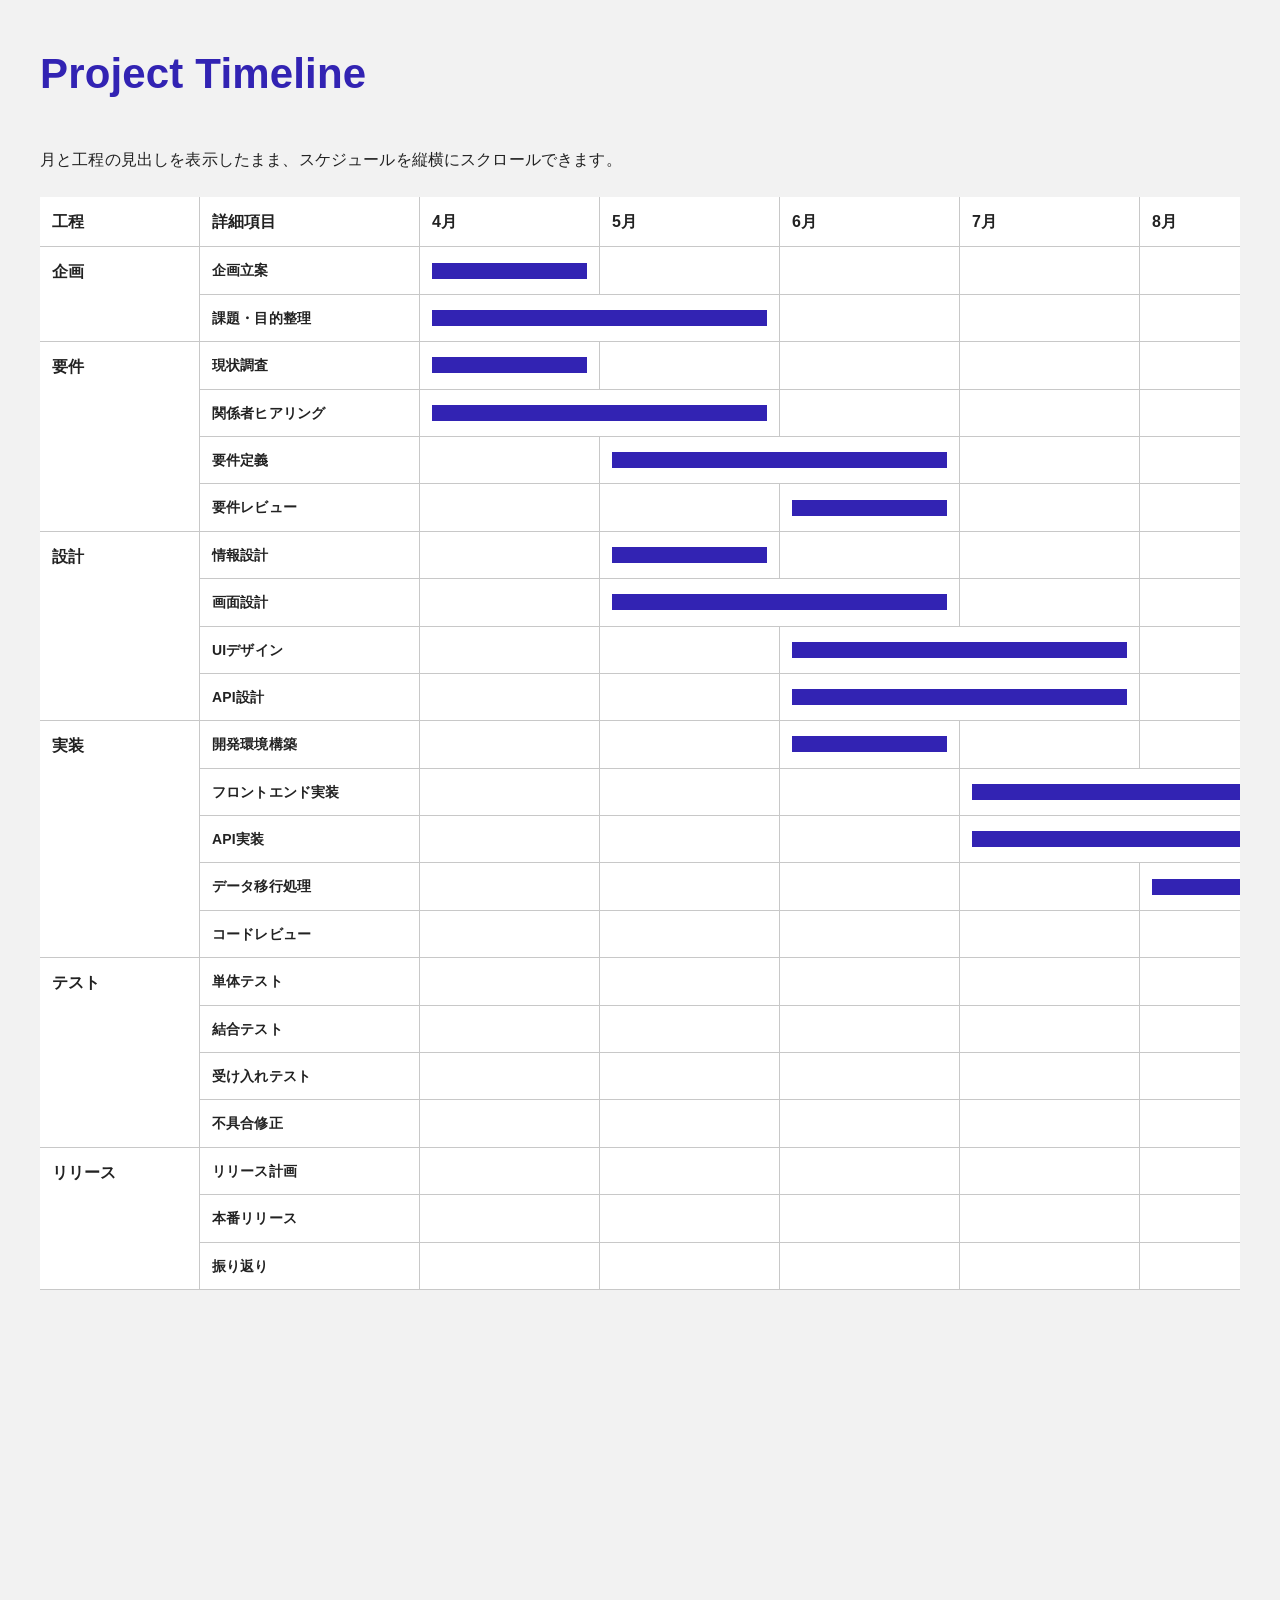
<file: 01/index.html>
<!doctype html>
<html lang="ja">
  <head>
    <meta charset="UTF-8" />
    <meta name="viewport" content="width=device-width, initial-scale=1" />
    <title>demo - Project Timeline</title>
    <link rel="stylesheet" href="../common/css/base.css" />
    <link rel="stylesheet" href="css/style.css" />
  </head>
  <body>
    <main>
      <h1>Project Timeline</h1>
      <p class="lead-text">月と工程の見出しを表示したまま、スケジュールを縦横にスクロールできます。</p>

      <div class="table-scroll">
        <table>
          <thead>
            <tr>
              <th scope="col">工程</th>
              <th scope="col">詳細項目</th>
              <th scope="col">4月</th>
              <th scope="col">5月</th>
              <th scope="col">6月</th>
              <th scope="col">7月</th>
              <th scope="col">8月</th>
              <th scope="col">9月</th>
              <th scope="col">10月</th>
            </tr>
          </thead>
          <tbody>
            <tr>
              <th scope="rowgroup" rowspan="2">企画</th>
              <th scope="row">企画立案</th>
              <td><span class="bar"></span></td>
              <td></td><td></td><td></td><td></td><td></td><td></td>
            </tr>
            <tr>
              <th scope="row">課題・目的整理</th>
              <td colspan="2"><span class="bar"></span></td>
              <td></td><td></td><td></td><td></td><td></td>
            </tr>
          </tbody>
          <tbody>
            <tr>
              <th scope="rowgroup" rowspan="4">要件</th>
              <th scope="row">現状調査</th>
              <td><span class="bar"></span></td>
              <td></td><td></td><td></td><td></td><td></td><td></td>
            </tr>
            <tr>
              <th scope="row">関係者ヒアリング</th>
              <td colspan="2"><span class="bar"></span></td>
              <td></td><td></td><td></td><td></td><td></td>
            </tr>
            <tr>
              <th scope="row">要件定義</th>
              <td></td>
              <td colspan="2"><span class="bar"></span></td>
              <td></td><td></td><td></td><td></td>
            </tr>
            <tr>
              <th scope="row">要件レビュー</th>
              <td></td><td></td>
              <td><span class="bar"></span></td>
              <td></td><td></td><td></td><td></td>
            </tr>
          </tbody>
          <tbody>
            <tr>
              <th scope="rowgroup" rowspan="4">設計</th>
              <th scope="row">情報設計</th>
              <td></td>
              <td><span class="bar"></span></td>
              <td></td><td></td><td></td><td></td><td></td>
            </tr>
            <tr>
              <th scope="row">画面設計</th>
              <td></td>
              <td colspan="2"><span class="bar"></span></td>
              <td></td><td></td><td></td><td></td>
            </tr>
            <tr>
              <th scope="row">UIデザイン</th>
              <td></td><td></td>
              <td colspan="2"><span class="bar"></span></td>
              <td></td><td></td><td></td>
            </tr>
            <tr>
              <th scope="row">API設計</th>
              <td></td><td></td>
              <td colspan="2"><span class="bar"></span></td>
              <td></td><td></td><td></td>
            </tr>
          </tbody>
          <tbody>
            <tr>
              <th scope="rowgroup" rowspan="5">実装</th>
              <th scope="row">開発環境構築</th>
              <td></td><td></td>
              <td><span class="bar"></span></td>
              <td></td><td></td><td></td><td></td>
            </tr>
            <tr>
              <th scope="row">フロントエンド実装</th>
              <td></td><td></td><td></td>
              <td colspan="2"><span class="bar"></span></td>
              <td></td><td></td>
            </tr>
            <tr>
              <th scope="row">API実装</th>
              <td></td><td></td><td></td>
              <td colspan="3"><span class="bar"></span></td>
              <td></td>
            </tr>
            <tr>
              <th scope="row">データ移行処理</th>
              <td></td><td></td><td></td><td></td>
              <td colspan="2"><span class="bar"></span></td>
              <td></td>
            </tr>
            <tr>
              <th scope="row">コードレビュー</th>
              <td></td><td></td><td></td><td></td><td></td>
              <td><span class="bar"></span></td>
              <td></td>
            </tr>
          </tbody>
          <tbody>
            <tr>
              <th scope="rowgroup" rowspan="4">テスト</th>
              <th scope="row">単体テスト</th>
              <td></td><td></td><td></td><td></td><td></td>
              <td><span class="bar"></span></td>
              <td></td>
            </tr>
            <tr>
              <th scope="row">結合テスト</th>
              <td></td><td></td><td></td><td></td><td></td>
              <td colspan="2"><span class="bar"></span></td>
            </tr>
            <tr>
              <th scope="row">受け入れテスト</th>
              <td></td><td></td><td></td><td></td><td></td><td></td>
              <td><span class="bar"></span></td>
            </tr>
            <tr>
              <th scope="row">不具合修正</th>
              <td></td><td></td><td></td><td></td><td></td><td></td>
              <td><span class="bar"></span></td>
            </tr>
          </tbody>
          <tbody>
            <tr>
              <th scope="rowgroup" rowspan="3">リリース</th>
              <th scope="row">リリース計画</th>
              <td></td><td></td><td></td><td></td><td></td>
              <td colspan="2"><span class="bar"></span></td>
            </tr>
            <tr>
              <th scope="row">本番リリース</th>
              <td></td><td></td><td></td><td></td><td></td><td></td>
              <td><span class="bar"></span></td>
            </tr>
            <tr>
              <th scope="row">振り返り</th>
              <td></td><td></td><td></td><td></td><td></td><td></td>
              <td><span class="bar"></span></td>
            </tr>
          </tbody>
        </table>
      </div>
    </main>
  </body>
</html>
</file>
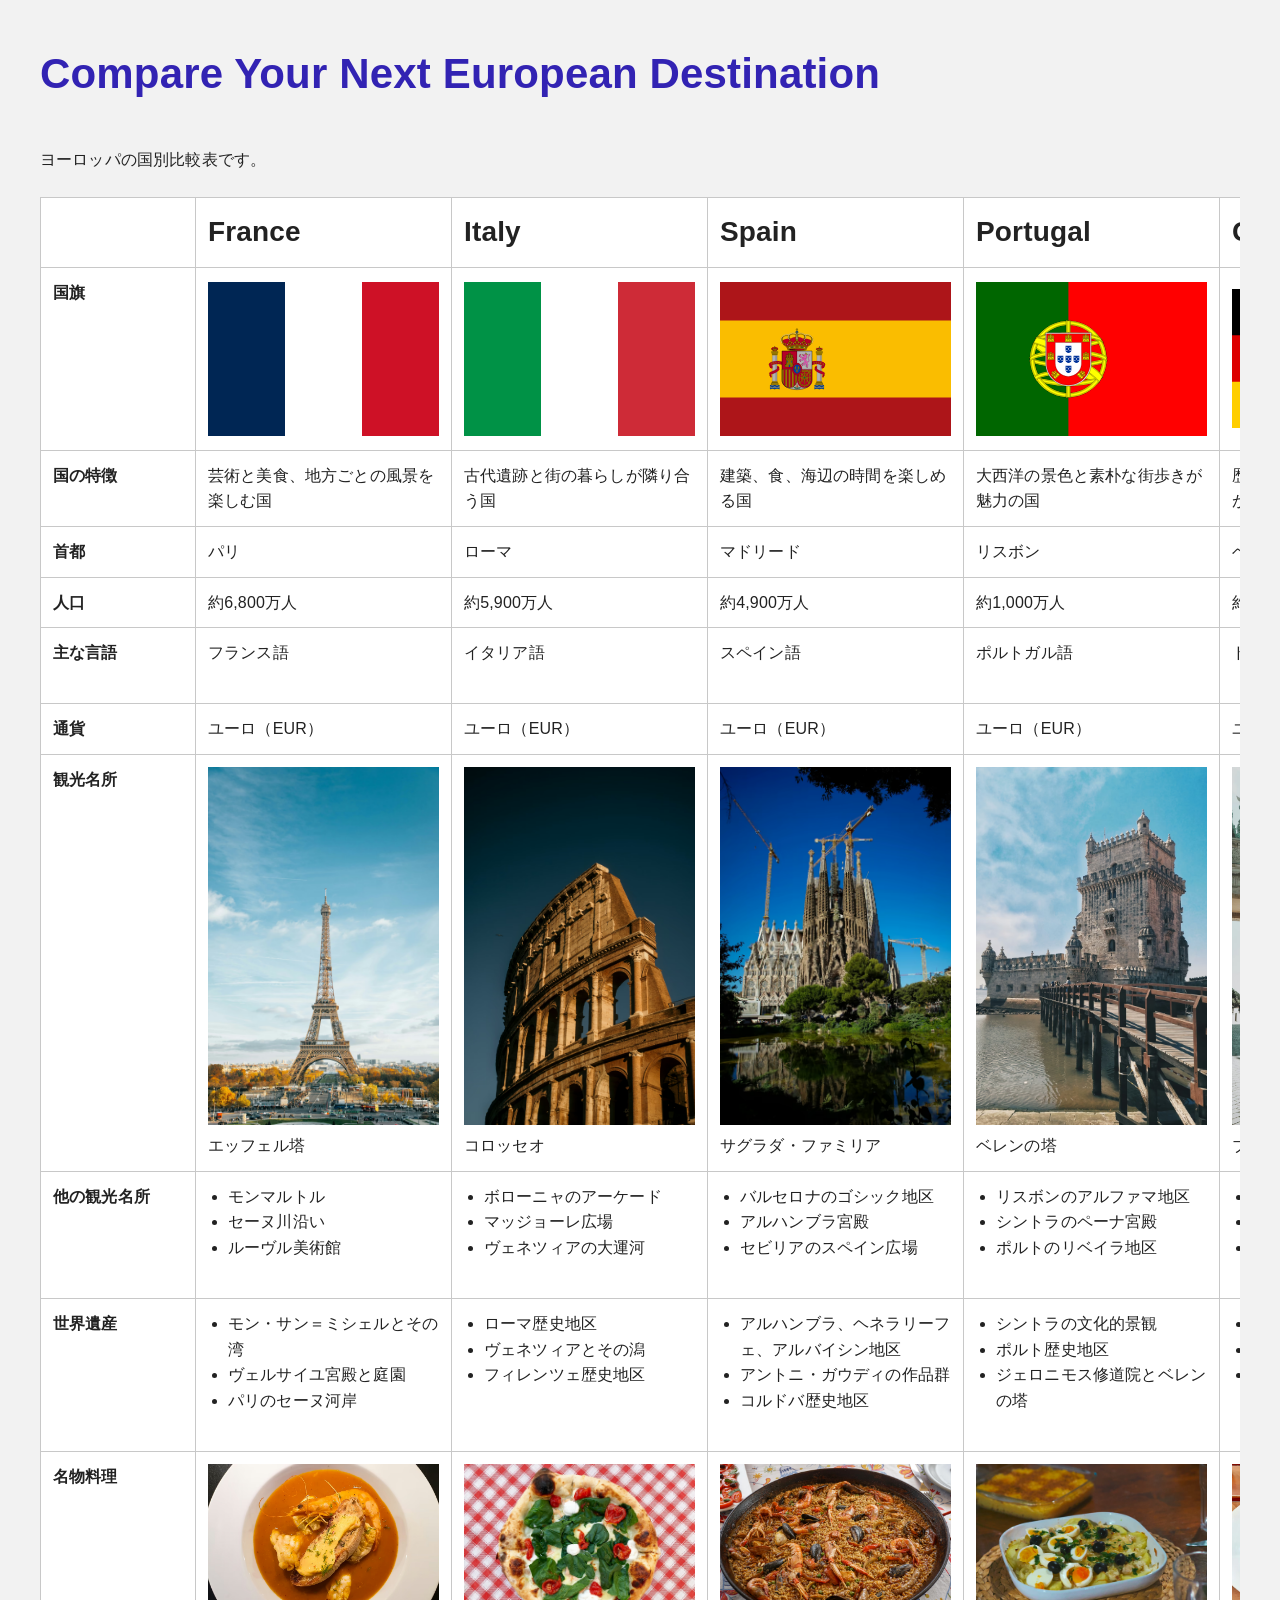
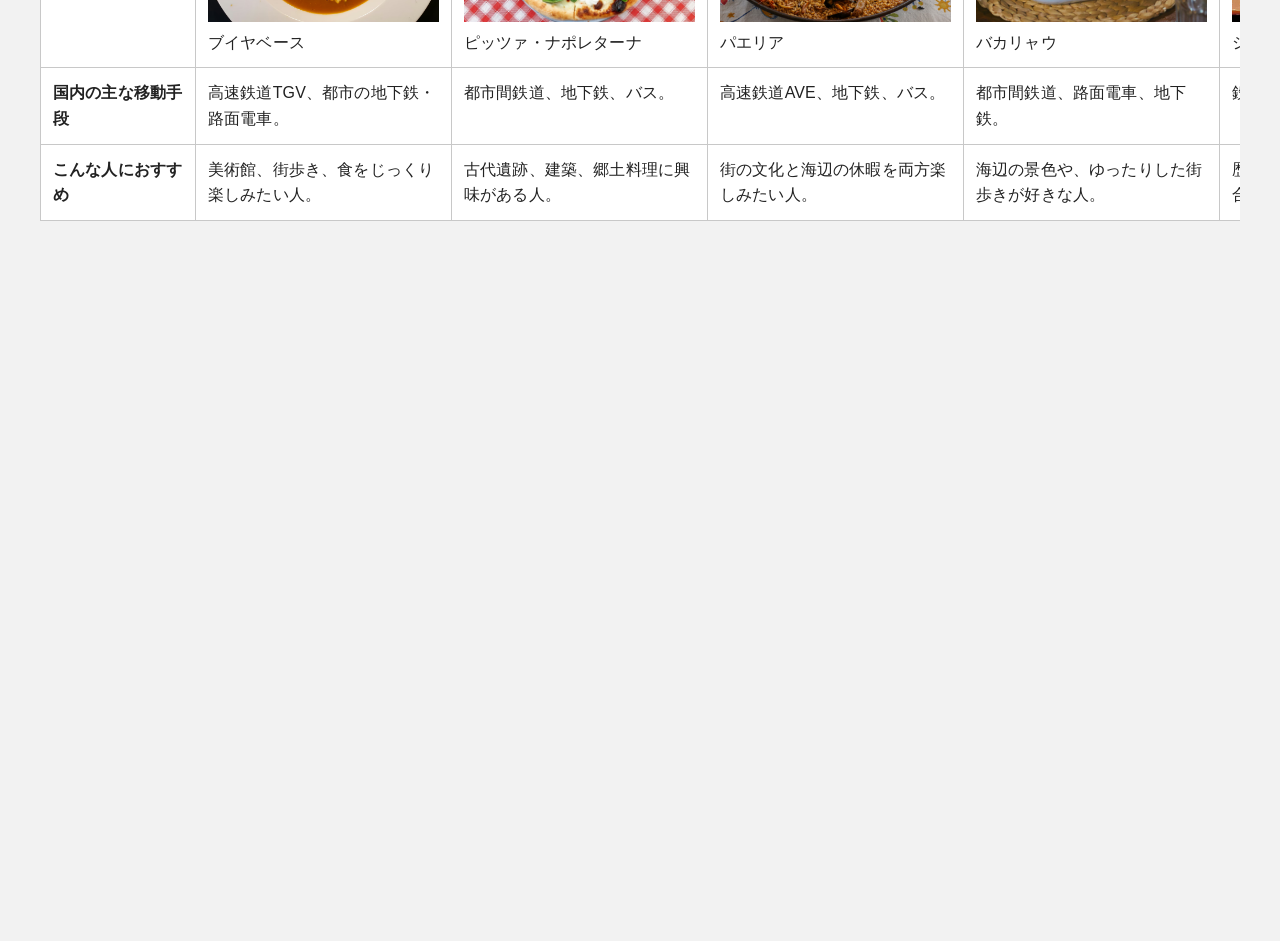
<file: 02/index.html>
<!doctype html>
<html lang="ja">
  <head>
    <meta charset="UTF-8" />
    <meta name="viewport" content="width=device-width, initial-scale=1" />
    <title>demo - European Country Comparison</title>
    <link rel="stylesheet" href="../common/css/base.css" />
    <link rel="stylesheet" href="css/style.css" />
  </head>
  <body>
    <main>
      <h1>Compare Your Next European Destination</h1>
      <p class="lead-text">
        ヨーロッパの国別比較表です。
      </p>

      <div class="table-scroll">
        <table>
          <thead>
            <tr>
              <th scope="col"><span class="row-heading" aria-hidden="true"></span></th>
              <th scope="col">
                <span class="country-heading">
                  <span class="country-flag"><span><img src="images/france/flag.svg" alt="" width="28" height="20" /></span></span>
                  <span>France</span>
                </span>
              </th>
              <th scope="col">
                <span class="country-heading">
                  <span class="country-flag"><span><img src="images/italy/flag.svg" alt="" width="28" height="20" /></span></span>
                  <span>Italy</span>
                </span>
              </th>
              <th scope="col">
                <span class="country-heading">
                  <span class="country-flag"><span><img src="images/spain/flag.svg" alt="" width="28" height="20" /></span></span>
                  <span>Spain</span>
                </span>
              </th>
              <th scope="col">
                <span class="country-heading">
                  <span class="country-flag"><span><img src="images/portugal/flag.svg" alt="" width="28" height="20" /></span></span>
                  <span>Portugal</span>
                </span>
              </th>
              <th scope="col">
                <span class="country-heading">
                  <span class="country-flag"><span><img src="images/germany/flag.svg" alt="" width="28" height="20" /></span></span>
                  <span>Germany</span>
                </span>
              </th>
              <th scope="col">
                <span class="country-heading">
                  <span class="country-flag"><span><img src="images/switzerland/flag.svg" alt="" width="28" height="20" /></span></span>
                  <span>Switzerland</span>
                </span>
              </th>
              <th scope="col">
                <span class="country-heading">
                  <span class="country-flag"><span><img src="images/greece/flag.svg" alt="" width="28" height="20" /></span></span>
                  <span>Greece</span>
                </span>
              </th>
              <th scope="col">
                <span class="country-heading">
                  <span class="country-flag"><span><img src="images/netherlands/flag.svg" alt="" width="28" height="20" /></span></span>
                  <span>Netherlands</span>
                </span>
              </th>
            </tr>
          </thead>
          <tbody>
          <tr class="flag-row">
            <th scope="row"><span class="row-heading">国旗</span></th>
            <td><img src="images/france/flag.svg" alt="フランスの国旗" width="60" height="40" /></td>
            <td><img src="images/italy/flag.svg" alt="イタリアの国旗" width="60" height="40" /></td>
            <td><img src="images/spain/flag.svg" alt="スペインの国旗" width="60" height="40" /></td>
            <td><img src="images/portugal/flag.svg" alt="ポルトガルの国旗" width="60" height="40" /></td>
            <td><img src="images/germany/flag.svg" alt="ドイツの国旗" width="60" height="40" /></td>
            <td><img src="images/switzerland/flag.svg" alt="スイスの国旗" width="60" height="40" /></td>
            <td><img src="images/greece/flag.svg" alt="ギリシャの国旗" width="60" height="40" /></td>
            <td><img src="images/netherlands/flag.svg" alt="オランダの国旗" width="60" height="40" /></td>
          </tr>
          <tr>
            <th scope="row"><span class="row-heading">国の特徴</span></th>
            <td><p>芸術と美食、地方ごとの風景を楽しむ国</p></td>
              <td><p>古代遺跡と街の暮らしが隣り合う国</p></td>
              <td><p>建築、食、海辺の時間を楽しめる国</p></td>
              <td><p>大西洋の景色と素朴な街歩きが魅力の国</p></td>
              <td><p>歴史ある街と森や川の風景が広がる国</p></td>
              <td><p>アルプスの山岳風景と鉄道旅を楽しむ国</p></td>
              <td><p>遺跡と島々、地中海の食を味わう国</p></td>
              <td><p>運河と自転車のある街を巡る国</p></td>
          </tr>
          <tr>
            <th scope="row"><span class="row-heading">首都</span></th>
            <td><p>パリ</p></td>
              <td><p>ローマ</p></td>
              <td><p>マドリード</p></td>
              <td><p>リスボン</p></td>
              <td><p>ベルリン</p></td>
              <td><p>ベルン</p></td>
              <td><p>アテネ</p></td>
              <td><p>アムステルダム</p></td>
          </tr>
          <tr>
            <th scope="row"><span class="row-heading">人口</span></th>
            <td><p>約6,800万人</p></td>
              <td><p>約5,900万人</p></td>
              <td><p>約4,900万人</p></td>
              <td><p>約1,000万人</p></td>
              <td><p>約8,400万人</p></td>
              <td><p>約900万人</p></td>
              <td><p>約1,000万人</p></td>
              <td><p>約1,800万人</p></td>
          </tr>
          <tr>
            <th scope="row"><span class="row-heading">主な言語</span></th>
            <td><p>フランス語</p></td>
              <td><p>イタリア語</p></td>
              <td><p>スペイン語</p></td>
              <td><p>ポルトガル語</p></td>
              <td><p>ドイツ語</p></td>
              <td><p>ドイツ語・フランス語・イタリア語・ロマンシュ語</p></td>
              <td><p>ギリシャ語</p></td>
              <td><p>オランダ語</p></td>
          </tr>
          <tr>
            <th scope="row"><span class="row-heading">通貨</span></th>
            <td><p>ユーロ（EUR）</p></td>
              <td><p>ユーロ（EUR）</p></td>
              <td><p>ユーロ（EUR）</p></td>
              <td><p>ユーロ（EUR）</p></td>
              <td><p>ユーロ（EUR）</p></td>
              <td><p>スイスフラン（CHF）</p></td>
              <td><p>ユーロ（EUR）</p></td>
              <td><p>ユーロ（EUR）</p></td>
          </tr>
          <tr class="attraction-row">
            <th scope="row"><span class="row-heading">観光名所</span></th>
            <td><figure><img src="images/france/attraction-1.avif" alt="パリのエッフェル塔" width="320" height="213" loading="lazy" /><figcaption>エッフェル塔</figcaption></figure></td>
              <td><figure><img src="images/italy/attraction-1.avif" alt="ローマのコロッセオ" width="320" height="213" loading="lazy" /><figcaption>コロッセオ</figcaption></figure></td>
              <td><figure><img src="images/spain/attraction-1.avif" alt="バルセロナのサグラダ・ファミリア" width="320" height="213" loading="lazy" /><figcaption>サグラダ・ファミリア</figcaption></figure></td>
              <td><figure><img src="images/portugal/attraction-1.avif" alt="リスボンのベレンの塔" width="320" height="213" loading="lazy" /><figcaption>ベレンの塔</figcaption></figure></td>
              <td><figure><img src="images/germany/attraction-1.avif" alt="ベルリンのブランデンブルク門" width="320" height="213" loading="lazy" /><figcaption>ブランデンブルク門</figcaption></figure></td>
              <td><figure><img src="images/switzerland/attraction-1.avif" alt="マッターホルン" width="320" height="213" loading="lazy" /><figcaption>マッターホルン</figcaption></figure></td>
              <td><figure><img src="images/greece/attraction-1.avif" alt="アテネのアクロポリス" width="320" height="213" loading="lazy" /><figcaption>アクロポリス</figcaption></figure></td>
              <td><figure><img src="images/netherlands/attraction-1.avif" alt="アムステルダムの運河" width="320" height="213" loading="lazy" /><figcaption>アムステルダム運河</figcaption></figure></td>
          </tr>
          <tr>
            <th scope="row"><span class="row-heading">他の観光名所</span></th>
            <td><ul><li>モンマルトル</li><li>セーヌ川沿い</li><li>ルーヴル美術館</li></ul></td>
              <td><ul><li>ボローニャのアーケード</li><li>マッジョーレ広場</li><li>ヴェネツィアの大運河</li></ul></td>
              <td><ul><li>バルセロナのゴシック地区</li><li>アルハンブラ宮殿</li><li>セビリアのスペイン広場</li></ul></td>
              <td><ul><li>リスボンのアルファマ地区</li><li>シントラのペーナ宮殿</li><li>ポルトのリベイラ地区</li></ul></td>
              <td><ul><li>ベルリンのミッテ地区</li><li>博物館島</li><li>ベルリン大聖堂</li></ul></td>
              <td><ul><li>ベルン旧市街</li><li>ルツェルンのカペル橋</li><li>ユングフラウ地方</li></ul></td>
              <td><ul><li>アテネのプラカ地区</li><li>メテオラ</li><li>サマリア渓谷</li></ul></td>
              <td><ul><li>アムステルダムのヨルダーン地区</li><li>アムステルダムの運河</li><li>アムステルダム国立美術館</li></ul></td>
          </tr>
          <tr>
            <th scope="row"><span class="row-heading">世界遺産</span></th>
            <td><ul><li>モン・サン＝ミシェルとその湾</li><li>ヴェルサイユ宮殿と庭園</li><li>パリのセーヌ河岸</li></ul></td>
              <td><ul><li>ローマ歴史地区</li><li>ヴェネツィアとその潟</li><li>フィレンツェ歴史地区</li></ul></td>
              <td><ul><li>アルハンブラ、ヘネラリーフェ、アルバイシン地区</li><li>アントニ・ガウディの作品群</li><li>コルドバ歴史地区</li></ul></td>
              <td><ul><li>シントラの文化的景観</li><li>ポルト歴史地区</li><li>ジェロニモス修道院とベレンの塔</li></ul></td>
              <td><ul><li>ベルリンの博物館島</li><li>ケルン大聖堂</li><li>ポツダムとベルリンの宮殿群と公園群</li></ul></td>
              <td><ul><li>ベルン旧市街</li><li>スイス・アルプスのユングフラウ＝アレッチュ</li><li>ラヴォー地区の葡萄畑テラス</li></ul></td>
              <td><ul><li>アテネのアクロポリス</li><li>メテオラ</li><li>ロドス島の中世都市</li></ul></td>
              <td><ul><li>アムステルダムの17世紀運河環状地区</li><li>キンデルダイク＝エルスハウトの風車網</li><li>スホクラントとその周辺</li></ul></td>
          </tr>
          <tr class="dish-row">
            <th scope="row"><span class="row-heading">名物料理</span></th>
            <td><figure><img src="images/france/dish.avif" alt="南仏のブイヤベース" width="320" height="213" loading="lazy" /><figcaption>ブイヤベース</figcaption></figure></td>
              <td><figure><img src="images/italy/dish.avif" alt="ナポリのピッツァ" width="320" height="213" loading="lazy" /><figcaption>ピッツァ・ナポレターナ</figcaption></figure></td>
              <td><figure><img src="images/spain/dish.avif" alt="スペインのパエリア" width="320" height="213" loading="lazy" /><figcaption>パエリア</figcaption></figure></td>
              <td><figure><img src="images/portugal/dish.avif" alt="ポルトガルのバカリャウ料理" width="320" height="213" loading="lazy" /><figcaption>バカリャウ</figcaption></figure></td>
              <td><figure><img src="images/germany/dish.avif" alt="ドイツのシュニッツェル" width="320" height="213" loading="lazy" /><figcaption>シュニッツェル</figcaption></figure></td>
              <td><figure><img src="images/switzerland/dish.avif" alt="スイスのチーズフォンデュ" width="320" height="213" loading="lazy" /><figcaption>チーズフォンデュ</figcaption></figure></td>
              <td><figure><img src="images/greece/dish.avif" alt="ギリシャのギロ" width="320" height="213" loading="lazy" /><figcaption>ギロ</figcaption></figure></td>
              <td><figure><img src="images/netherlands/dish.avif" alt="オランダのビターバレン" width="320" height="213" loading="lazy" /><figcaption>ビターバレン</figcaption></figure></td>
          </tr>
          <tr>
            <th scope="row"><span class="row-heading">国内の主な移動手段</span></th>
            <td><p>高速鉄道TGV、都市の地下鉄・路面電車。</p></td>
              <td><p>都市間鉄道、地下鉄、バス。</p></td>
              <td><p>高速鉄道AVE、地下鉄、バス。</p></td>
              <td><p>都市間鉄道、路面電車、地下鉄。</p></td>
              <td><p>鉄道、都市交通、長距離バス。</p></td>
              <td><p>鉄道・バス網、山岳鉄道、ロープウェイ。</p></td>
              <td><p>都市間バス、鉄道、島へのフェリー。</p></td>
              <td><p>鉄道、路面電車、バス、自転車。</p></td>
          </tr>
          <tr>
            <th scope="row"><span class="row-heading">こんな人におすすめ</span></th>
            <td><p>美術館、街歩き、食をじっくり楽しみたい人。</p></td>
              <td><p>古代遺跡、建築、郷土料理に興味がある人。</p></td>
              <td><p>街の文化と海辺の休暇を両方楽しみたい人。</p></td>
              <td><p>海辺の景色や、ゆったりした街歩きが好きな人。</p></td>
              <td><p>歴史ある街、森、鉄道旅を組み合わせたい人。</p></td>
              <td><p>山や湖の景色、ハイキングを楽しみたい人。</p></td>
              <td><p>遺跡、島巡り、地中海の食を楽しみたい人。</p></td>
              <td><p>運河沿いの街歩きや自転車旅が好きな人。</p></td>
          </tr>
          </tbody>
        </table>
        <span class="scroll-shadow" aria-hidden="true"></span>
      </div>
    </main>
  </body>
</html>
</file>
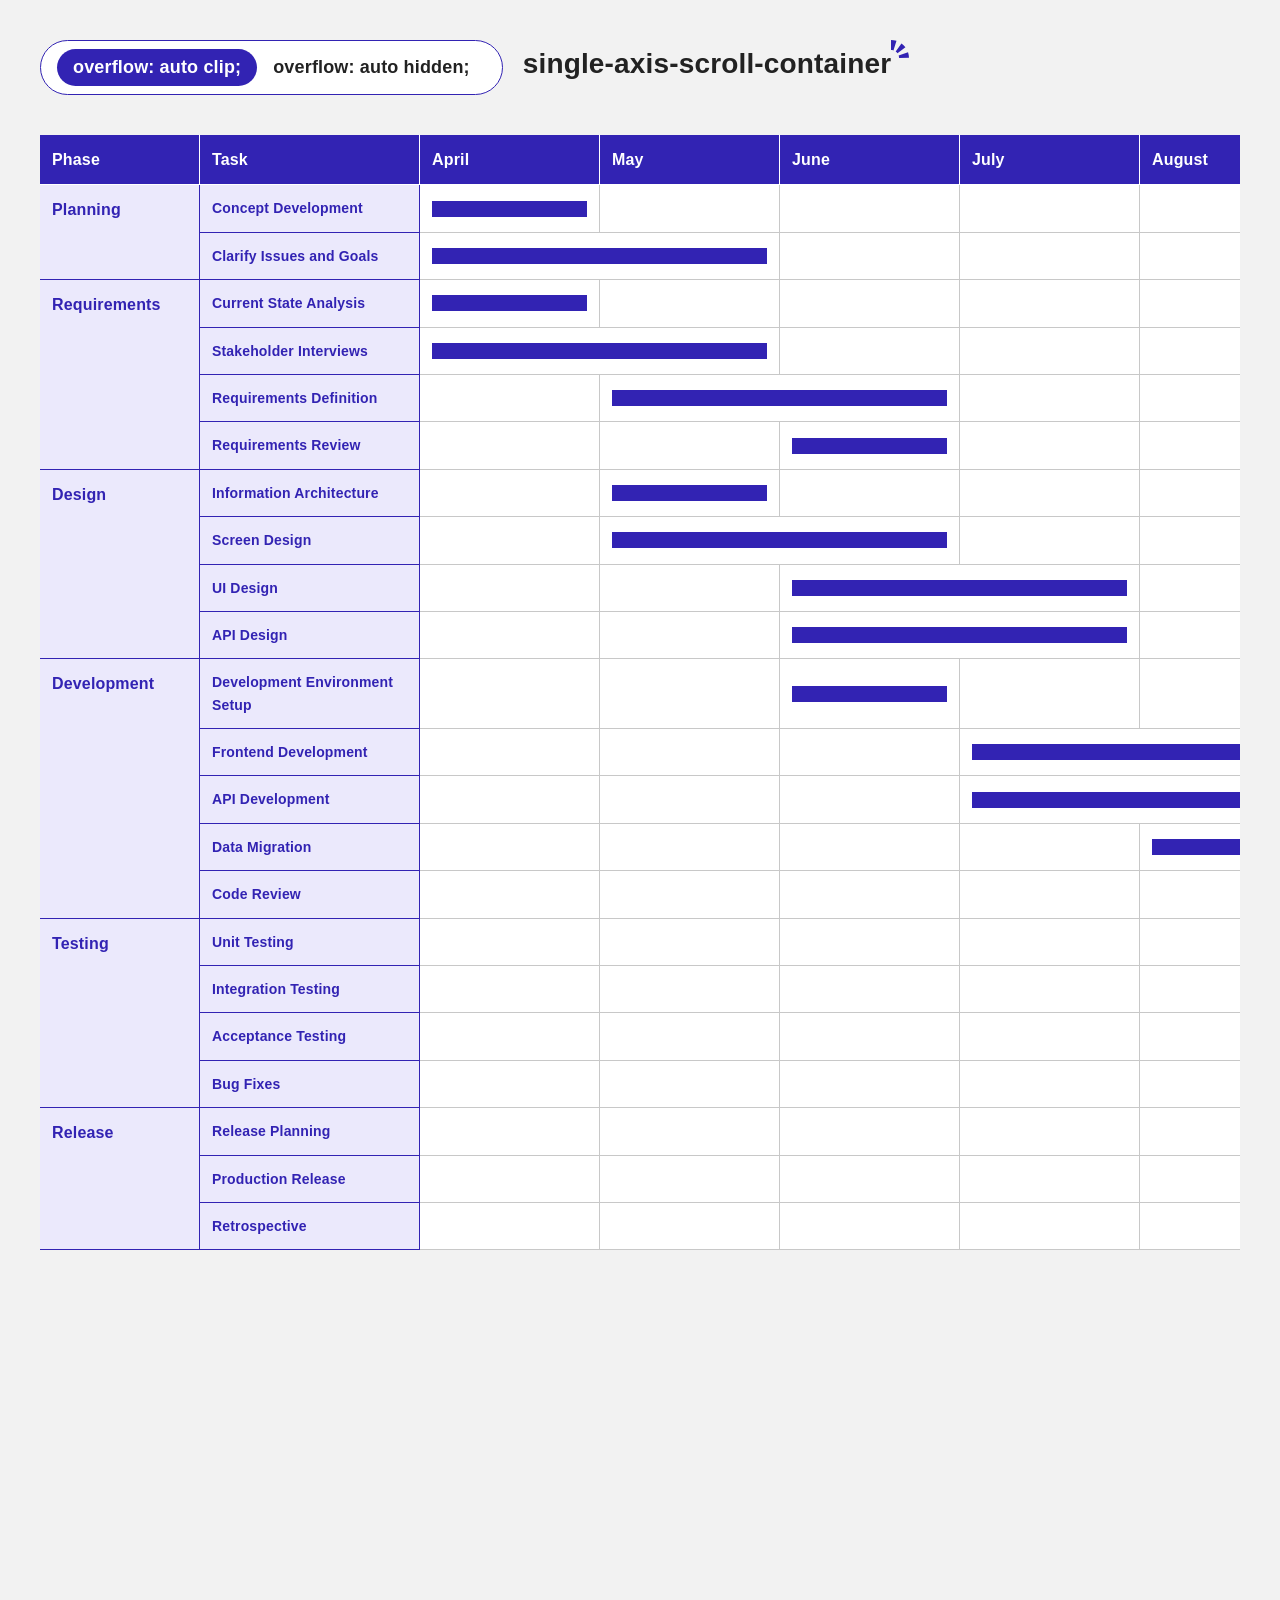
<file: demo/01/index.html>
<!doctype html>
<html lang="en">
  <head>
    <meta charset="UTF-8" />
    <meta name="viewport" content="width=device-width, initial-scale=1" />
    <title>demo - Project Timeline</title>
    <link rel="stylesheet" href="../common/css/base.css" />
    <link rel="stylesheet" href="css/style.css" />
  </head>
  <body>
    <main>
      <div class="control">
        <div class="toggle">
          <div class="toggle-inner">
            <label class="clip">
              <input type="radio" name="overflow" value="clip" checked />
              <span>overflow: auto clip;</span>
            </label>
            <label class="hidden">
              <input type="radio" name="overflow" value="hidden" />
              <span>overflow: auto hidden;</span>
            </label>
          </div>
        </div>
        <p>single-axis-scroll-container</p>
      </div>

      <div class="table-scroll">
        <table>
          <thead>
            <tr>
              <th scope="col">Phase</th>
              <th scope="col">Task</th>
              <th scope="col">April</th>
              <th scope="col">May</th>
              <th scope="col">June</th>
              <th scope="col">July</th>
              <th scope="col">August</th>
              <th scope="col">September</th>
              <th scope="col">October</th>
            </tr>
          </thead>
          <tbody>
            <tr>
              <th scope="rowgroup" rowspan="2">Planning</th>
              <th scope="row">Concept Development</th>
              <td><span class="bar"></span></td>
              <td></td>
              <td></td>
              <td></td>
              <td></td>
              <td></td>
              <td></td>
            </tr>
            <tr>
              <th scope="row">Clarify Issues and Goals</th>
              <td colspan="2"><span class="bar"></span></td>
              <td></td>
              <td></td>
              <td></td>
              <td></td>
              <td></td>
            </tr>
          </tbody>
          <tbody>
            <tr>
              <th scope="rowgroup" rowspan="4">Requirements</th>
              <th scope="row">Current State Analysis</th>
              <td><span class="bar"></span></td>
              <td></td>
              <td></td>
              <td></td>
              <td></td>
              <td></td>
              <td></td>
            </tr>
            <tr>
              <th scope="row">Stakeholder Interviews</th>
              <td colspan="2"><span class="bar"></span></td>
              <td></td>
              <td></td>
              <td></td>
              <td></td>
              <td></td>
            </tr>
            <tr>
              <th scope="row">Requirements Definition</th>
              <td></td>
              <td colspan="2"><span class="bar"></span></td>
              <td></td>
              <td></td>
              <td></td>
              <td></td>
            </tr>
            <tr>
              <th scope="row">Requirements Review</th>
              <td></td>
              <td></td>
              <td><span class="bar"></span></td>
              <td></td>
              <td></td>
              <td></td>
              <td></td>
            </tr>
          </tbody>
          <tbody>
            <tr>
              <th scope="rowgroup" rowspan="4">Design</th>
              <th scope="row">Information Architecture</th>
              <td></td>
              <td><span class="bar"></span></td>
              <td></td>
              <td></td>
              <td></td>
              <td></td>
              <td></td>
            </tr>
            <tr>
              <th scope="row">Screen Design</th>
              <td></td>
              <td colspan="2"><span class="bar"></span></td>
              <td></td>
              <td></td>
              <td></td>
              <td></td>
            </tr>
            <tr>
              <th scope="row">UI Design</th>
              <td></td>
              <td></td>
              <td colspan="2"><span class="bar"></span></td>
              <td></td>
              <td></td>
              <td></td>
            </tr>
            <tr>
              <th scope="row">API Design</th>
              <td></td>
              <td></td>
              <td colspan="2"><span class="bar"></span></td>
              <td></td>
              <td></td>
              <td></td>
            </tr>
          </tbody>
          <tbody>
            <tr>
              <th scope="rowgroup" rowspan="5">Development</th>
              <th scope="row">Development Environment Setup</th>
              <td></td>
              <td></td>
              <td><span class="bar"></span></td>
              <td></td>
              <td></td>
              <td></td>
              <td></td>
            </tr>
            <tr>
              <th scope="row">Frontend Development</th>
              <td></td>
              <td></td>
              <td></td>
              <td colspan="2"><span class="bar"></span></td>
              <td></td>
              <td></td>
            </tr>
            <tr>
              <th scope="row">API Development</th>
              <td></td>
              <td></td>
              <td></td>
              <td colspan="3"><span class="bar"></span></td>
              <td></td>
            </tr>
            <tr>
              <th scope="row">Data Migration</th>
              <td></td>
              <td></td>
              <td></td>
              <td></td>
              <td colspan="2"><span class="bar"></span></td>
              <td></td>
            </tr>
            <tr>
              <th scope="row">Code Review</th>
              <td></td>
              <td></td>
              <td></td>
              <td></td>
              <td></td>
              <td><span class="bar"></span></td>
              <td></td>
            </tr>
          </tbody>
          <tbody>
            <tr>
              <th scope="rowgroup" rowspan="4">Testing</th>
              <th scope="row">Unit Testing</th>
              <td></td>
              <td></td>
              <td></td>
              <td></td>
              <td></td>
              <td><span class="bar"></span></td>
              <td></td>
            </tr>
            <tr>
              <th scope="row">Integration Testing</th>
              <td></td>
              <td></td>
              <td></td>
              <td></td>
              <td></td>
              <td colspan="2"><span class="bar"></span></td>
            </tr>
            <tr>
              <th scope="row">Acceptance Testing</th>
              <td></td>
              <td></td>
              <td></td>
              <td></td>
              <td></td>
              <td></td>
              <td><span class="bar"></span></td>
            </tr>
            <tr>
              <th scope="row">Bug Fixes</th>
              <td></td>
              <td></td>
              <td></td>
              <td></td>
              <td></td>
              <td></td>
              <td><span class="bar"></span></td>
            </tr>
          </tbody>
          <tbody>
            <tr>
              <th scope="rowgroup" rowspan="3">Release</th>
              <th scope="row">Release Planning</th>
              <td></td>
              <td></td>
              <td></td>
              <td></td>
              <td></td>
              <td colspan="2"><span class="bar"></span></td>
            </tr>
            <tr>
              <th scope="row">Production Release</th>
              <td></td>
              <td></td>
              <td></td>
              <td></td>
              <td></td>
              <td></td>
              <td><span class="bar"></span></td>
            </tr>
            <tr>
              <th scope="row">Retrospective</th>
              <td></td>
              <td></td>
              <td></td>
              <td></td>
              <td></td>
              <td></td>
              <td><span class="bar"></span></td>
            </tr>
          </tbody>
        </table>
      </div>
    </main>
  </body>
</html>
</file>
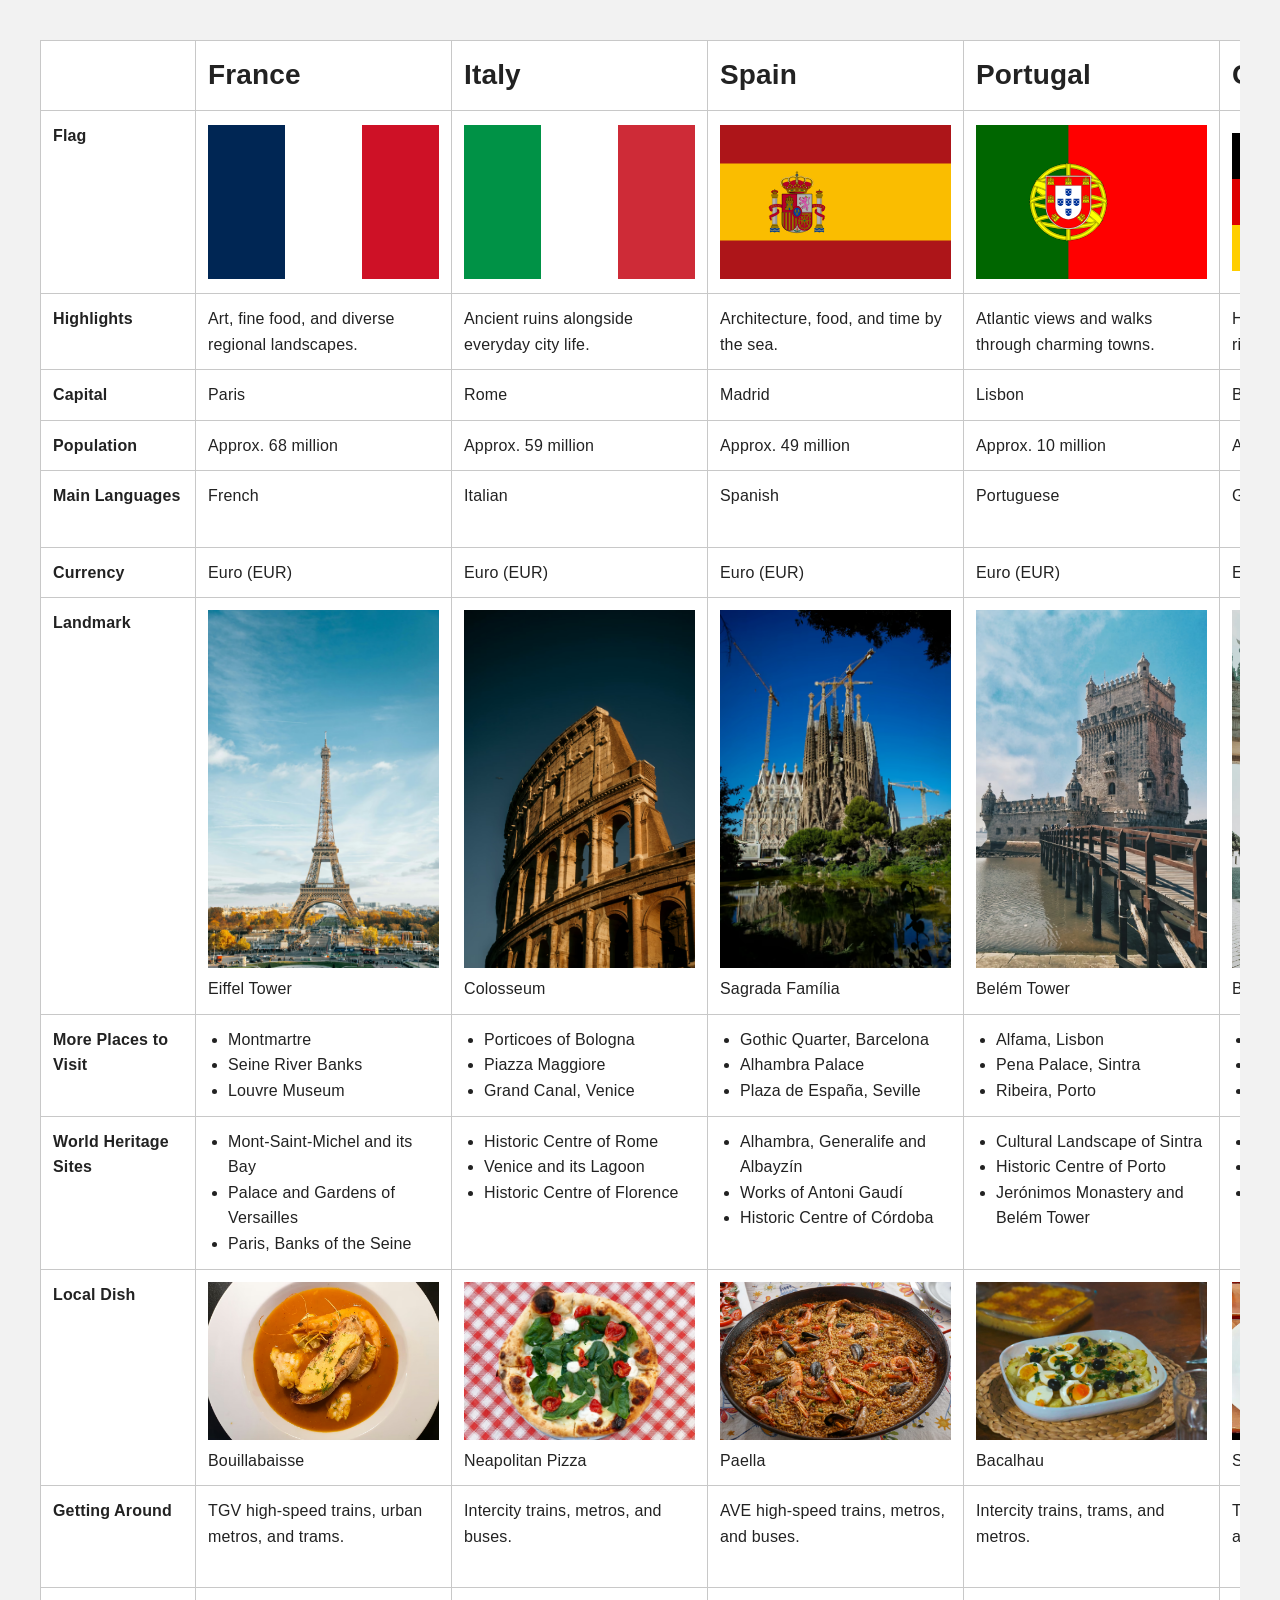
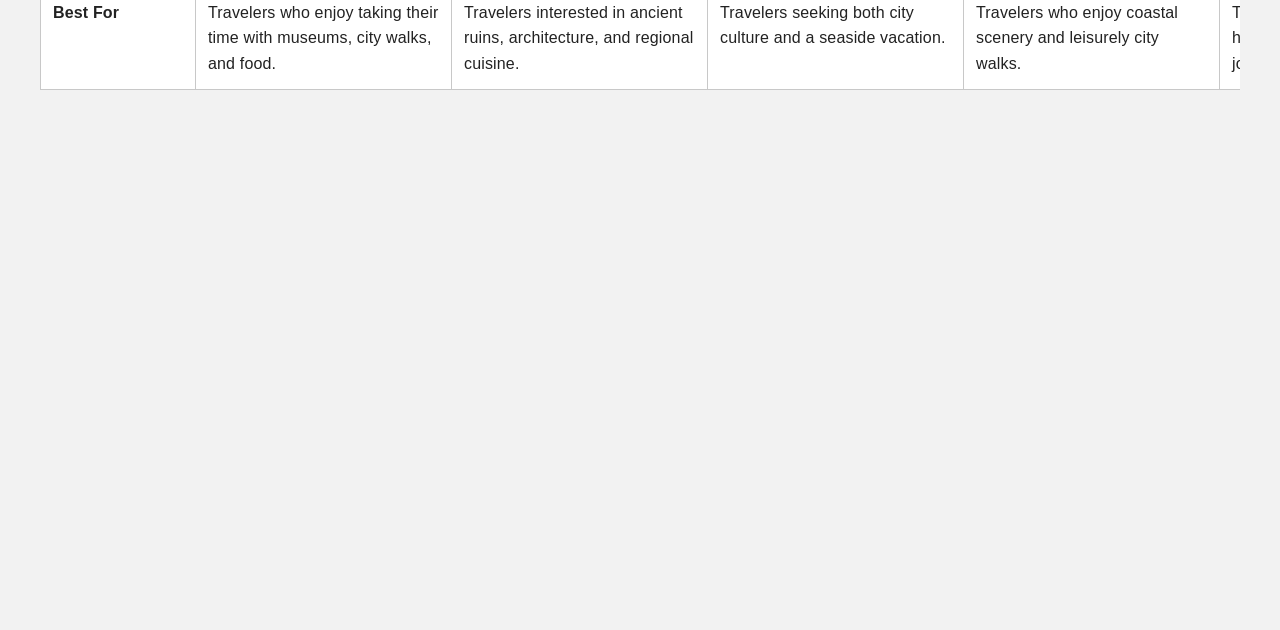
<file: demo/02/index.html>
<!doctype html>
<html lang="en">
  <head>
    <meta charset="UTF-8" />
    <meta name="viewport" content="width=device-width, initial-scale=1" />
    <title>demo - European Country Comparison</title>
    <link rel="stylesheet" href="../common/css/base.css" />
    <link rel="stylesheet" href="css/style.css" />
  </head>
  <body>
    <main>
      <div class="table-scroll">
        <table>
          <thead>
            <tr>
              <th scope="col"><span class="row-heading"></span></th>
              <th scope="col">
                <span class="country-heading">
                  <span class="country-flag"
                    ><span><img src="images/france/flag.svg" alt="" width="28" height="20" /></span
                  ></span>
                  <span>France</span>
                </span>
              </th>
              <th scope="col">
                <span class="country-heading">
                  <span class="country-flag"
                    ><span><img src="images/italy/flag.svg" alt="" width="28" height="20" /></span
                  ></span>
                  <span>Italy</span>
                </span>
              </th>
              <th scope="col">
                <span class="country-heading">
                  <span class="country-flag"
                    ><span><img src="images/spain/flag.svg" alt="" width="28" height="20" /></span
                  ></span>
                  <span>Spain</span>
                </span>
              </th>
              <th scope="col">
                <span class="country-heading">
                  <span class="country-flag"
                    ><span
                      ><img src="images/portugal/flag.svg" alt="" width="28" height="20" /></span
                  ></span>
                  <span>Portugal</span>
                </span>
              </th>
              <th scope="col">
                <span class="country-heading">
                  <span class="country-flag"
                    ><span><img src="images/germany/flag.svg" alt="" width="28" height="20" /></span
                  ></span>
                  <span>Germany</span>
                </span>
              </th>
              <th scope="col">
                <span class="country-heading">
                  <span class="country-flag"
                    ><span
                      ><img src="images/switzerland/flag.svg" alt="" width="28" height="20" /></span
                  ></span>
                  <span>Switzerland</span>
                </span>
              </th>
              <th scope="col">
                <span class="country-heading">
                  <span class="country-flag"
                    ><span><img src="images/greece/flag.svg" alt="" width="28" height="20" /></span
                  ></span>
                  <span>Greece</span>
                </span>
              </th>
              <th scope="col">
                <span class="country-heading">
                  <span class="country-flag"
                    ><span
                      ><img src="images/netherlands/flag.svg" alt="" width="28" height="20" /></span
                  ></span>
                  <span>Netherlands</span>
                </span>
              </th>
            </tr>
          </thead>
          <tbody>
            <tr class="flag-row">
              <th scope="row"><span class="row-heading">Flag</span></th>
              <td><img src="images/france/flag.svg" alt="" width="60" height="40" /></td>
              <td><img src="images/italy/flag.svg" alt="" width="60" height="40" /></td>
              <td><img src="images/spain/flag.svg" alt="" width="60" height="40" /></td>
              <td><img src="images/portugal/flag.svg" alt="" width="60" height="40" /></td>
              <td><img src="images/germany/flag.svg" alt="" width="60" height="40" /></td>
              <td><img src="images/switzerland/flag.svg" alt="" width="60" height="40" /></td>
              <td><img src="images/greece/flag.svg" alt="" width="60" height="40" /></td>
              <td><img src="images/netherlands/flag.svg" alt="" width="60" height="40" /></td>
            </tr>
            <tr>
              <th scope="row"><span class="row-heading">Highlights</span></th>
              <td><p>Art, fine food, and diverse regional landscapes.</p></td>
              <td><p>Ancient ruins alongside everyday city life.</p></td>
              <td><p>Architecture, food, and time by the sea.</p></td>
              <td><p>Atlantic views and walks through charming towns.</p></td>
              <td><p>Historic towns amid forests and rivers.</p></td>
              <td><p>Alpine scenery and scenic rail journeys.</p></td>
              <td><p>Ancient sites, islands, and Mediterranean cuisine.</p></td>
              <td><p>Cities with canals and a thriving cycling culture.</p></td>
            </tr>
            <tr>
              <th scope="row"><span class="row-heading">Capital</span></th>
              <td><p>Paris</p></td>
              <td><p>Rome</p></td>
              <td><p>Madrid</p></td>
              <td><p>Lisbon</p></td>
              <td><p>Berlin</p></td>
              <td><p>Bern</p></td>
              <td><p>Athens</p></td>
              <td><p>Amsterdam</p></td>
            </tr>
            <tr>
              <th scope="row"><span class="row-heading">Population</span></th>
              <td><p>Approx. 68 million</p></td>
              <td><p>Approx. 59 million</p></td>
              <td><p>Approx. 49 million</p></td>
              <td><p>Approx. 10 million</p></td>
              <td><p>Approx. 84 million</p></td>
              <td><p>Approx. 9 million</p></td>
              <td><p>Approx. 10 million</p></td>
              <td><p>Approx. 18 million</p></td>
            </tr>
            <tr>
              <th scope="row"><span class="row-heading">Main Languages</span></th>
              <td><p>French</p></td>
              <td><p>Italian</p></td>
              <td><p>Spanish</p></td>
              <td><p>Portuguese</p></td>
              <td><p>German</p></td>
              <td><p>German, French, Italian, and Romansh</p></td>
              <td><p>Greek</p></td>
              <td><p>Dutch</p></td>
            </tr>
            <tr>
              <th scope="row"><span class="row-heading">Currency</span></th>
              <td><p>Euro (EUR)</p></td>
              <td><p>Euro (EUR)</p></td>
              <td><p>Euro (EUR)</p></td>
              <td><p>Euro (EUR)</p></td>
              <td><p>Euro (EUR)</p></td>
              <td><p>Swiss franc (CHF)</p></td>
              <td><p>Euro (EUR)</p></td>
              <td><p>Euro (EUR)</p></td>
            </tr>
            <tr class="attraction-row">
              <th scope="row"><span class="row-heading">Landmark</span></th>
              <td>
                <figure>
                  <img
                    src="images/france/attraction-1.avif"
                    alt=""
                    width="320"
                    height="213"
                    loading="lazy"
                  />
                  <figcaption>Eiffel Tower</figcaption>
                </figure>
              </td>
              <td>
                <figure>
                  <img
                    src="images/italy/attraction-1.avif"
                    alt=""
                    width="320"
                    height="213"
                    loading="lazy"
                  />
                  <figcaption>Colosseum</figcaption>
                </figure>
              </td>
              <td>
                <figure>
                  <img
                    src="images/spain/attraction-1.avif"
                    alt=""
                    width="320"
                    height="213"
                    loading="lazy"
                  />
                  <figcaption>Sagrada Família</figcaption>
                </figure>
              </td>
              <td>
                <figure>
                  <img
                    src="images/portugal/attraction-1.avif"
                    alt=""
                    width="320"
                    height="213"
                    loading="lazy"
                  />
                  <figcaption>Belém Tower</figcaption>
                </figure>
              </td>
              <td>
                <figure>
                  <img
                    src="images/germany/attraction-1.avif"
                    alt=""
                    width="320"
                    height="213"
                    loading="lazy"
                  />
                  <figcaption>Brandenburg Gate</figcaption>
                </figure>
              </td>
              <td>
                <figure>
                  <img
                    src="images/switzerland/attraction-1.avif"
                    alt=""
                    width="320"
                    height="213"
                    loading="lazy"
                  />
                  <figcaption>Matterhorn</figcaption>
                </figure>
              </td>
              <td>
                <figure>
                  <img
                    src="images/greece/attraction-1.avif"
                    alt=""
                    width="320"
                    height="213"
                    loading="lazy"
                  />
                  <figcaption>Acropolis</figcaption>
                </figure>
              </td>
              <td>
                <figure>
                  <img
                    src="images/netherlands/attraction-1.avif"
                    alt=""
                    width="320"
                    height="213"
                    loading="lazy"
                  />
                  <figcaption>Tulip Fields</figcaption>
                </figure>
              </td>
            </tr>
            <tr>
              <th scope="row"><span class="row-heading">More Places to Visit</span></th>
              <td>
                <ul>
                  <li>Montmartre</li>
                  <li>Seine River Banks</li>
                  <li>Louvre Museum</li>
                </ul>
              </td>
              <td>
                <ul>
                  <li>Porticoes of Bologna</li>
                  <li>Piazza Maggiore</li>
                  <li>Grand Canal, Venice</li>
                </ul>
              </td>
              <td>
                <ul>
                  <li>Gothic Quarter, Barcelona</li>
                  <li>Alhambra Palace</li>
                  <li>Plaza de España, Seville</li>
                </ul>
              </td>
              <td>
                <ul>
                  <li>Alfama, Lisbon</li>
                  <li>Pena Palace, Sintra</li>
                  <li>Ribeira, Porto</li>
                </ul>
              </td>
              <td>
                <ul>
                  <li>Mitte, Berlin</li>
                  <li>Museum Island</li>
                  <li>Berlin Cathedral</li>
                </ul>
              </td>
              <td>
                <ul>
                  <li>Old City of Bern</li>
                  <li>Chapel Bridge, Lucerne</li>
                  <li>Jungfrau Region</li>
                </ul>
              </td>
              <td>
                <ul>
                  <li>Plaka, Athens</li>
                  <li>Meteora</li>
                  <li>Samaria Gorge</li>
                </ul>
              </td>
              <td>
                <ul>
                  <li>Jordaan, Amsterdam</li>
                  <li>Amsterdam Canals</li>
                  <li>Rijksmuseum</li>
                </ul>
              </td>
            </tr>
            <tr>
              <th scope="row"><span class="row-heading">World Heritage Sites</span></th>
              <td>
                <ul>
                  <li>Mont-Saint-Michel and its Bay</li>
                  <li>Palace and Gardens of Versailles</li>
                  <li>Paris, Banks of the Seine</li>
                </ul>
              </td>
              <td>
                <ul>
                  <li>Historic Centre of Rome</li>
                  <li>Venice and its Lagoon</li>
                  <li>Historic Centre of Florence</li>
                </ul>
              </td>
              <td>
                <ul>
                  <li>Alhambra, Generalife and Albayzín</li>
                  <li>Works of Antoni Gaudí</li>
                  <li>Historic Centre of Córdoba</li>
                </ul>
              </td>
              <td>
                <ul>
                  <li>Cultural Landscape of Sintra</li>
                  <li>Historic Centre of Porto</li>
                  <li>Jerónimos Monastery and Belém Tower</li>
                </ul>
              </td>
              <td>
                <ul>
                  <li>Museum Island, Berlin</li>
                  <li>Cologne Cathedral</li>
                  <li>Palaces and Parks of Potsdam and Berlin</li>
                </ul>
              </td>
              <td>
                <ul>
                  <li>Old City of Bern</li>
                  <li>Swiss Alps Jungfrau-Aletsch</li>
                  <li>Lavaux Vineyard Terraces</li>
                </ul>
              </td>
              <td>
                <ul>
                  <li>Acropolis of Athens</li>
                  <li>Meteora</li>
                  <li>Medieval City of Rhodes</li>
                </ul>
              </td>
              <td>
                <ul>
                  <li>Seventeenth-Century Canal Ring Area of Amsterdam</li>
                  <li>Mill Network at Kinderdijk-Elshout</li>
                  <li>Schokland and Surroundings</li>
                </ul>
              </td>
            </tr>
            <tr class="dish-row">
              <th scope="row"><span class="row-heading">Local Dish</span></th>
              <td>
                <figure>
                  <img
                    src="images/france/dish.avif"
                    alt=""
                    width="320"
                    height="213"
                    loading="lazy"
                  />
                  <figcaption>Bouillabaisse</figcaption>
                </figure>
              </td>
              <td>
                <figure>
                  <img
                    src="images/italy/dish.avif"
                    alt=""
                    width="320"
                    height="213"
                    loading="lazy"
                  />
                  <figcaption>Neapolitan Pizza</figcaption>
                </figure>
              </td>
              <td>
                <figure>
                  <img
                    src="images/spain/dish.avif"
                    alt=""
                    width="320"
                    height="213"
                    loading="lazy"
                  />
                  <figcaption>Paella</figcaption>
                </figure>
              </td>
              <td>
                <figure>
                  <img
                    src="images/portugal/dish.avif"
                    alt=""
                    width="320"
                    height="213"
                    loading="lazy"
                  />
                  <figcaption>Bacalhau</figcaption>
                </figure>
              </td>
              <td>
                <figure>
                  <img
                    src="images/germany/dish.avif"
                    alt=""
                    width="320"
                    height="213"
                    loading="lazy"
                  />
                  <figcaption>Schnitzel</figcaption>
                </figure>
              </td>
              <td>
                <figure>
                  <img
                    src="images/switzerland/dish.avif"
                    alt=""
                    width="320"
                    height="213"
                    loading="lazy"
                  />
                  <figcaption>Cheese Fondue</figcaption>
                </figure>
              </td>
              <td>
                <figure>
                  <img
                    src="images/greece/dish.avif"
                    alt=""
                    width="320"
                    height="213"
                    loading="lazy"
                  />
                  <figcaption>Gyros</figcaption>
                </figure>
              </td>
              <td>
                <figure>
                  <img
                    src="images/netherlands/dish.avif"
                    alt=""
                    width="320"
                    height="213"
                    loading="lazy"
                  />
                  <figcaption>Bitterballen</figcaption>
                </figure>
              </td>
            </tr>
            <tr>
              <th scope="row"><span class="row-heading">Getting Around</span></th>
              <td><p>TGV high-speed trains, urban metros, and trams.</p></td>
              <td><p>Intercity trains, metros, and buses.</p></td>
              <td><p>AVE high-speed trains, metros, and buses.</p></td>
              <td><p>Intercity trains, trams, and metros.</p></td>
              <td><p>Trains, local public transport, and long-distance buses.</p></td>
              <td><p>Rail and bus networks, mountain railways, and cable cars.</p></td>
              <td><p>Intercity buses, trains, and ferries to the islands.</p></td>
              <td><p>Trains, trams, buses, and bicycles.</p></td>
            </tr>
            <tr>
              <th scope="row"><span class="row-heading">Best For</span></th>
              <td>
                <p>Travelers who enjoy taking their time with museums, city walks, and food.</p>
              </td>
              <td>
                <p>Travelers interested in ancient ruins, architecture, and regional cuisine.</p>
              </td>
              <td><p>Travelers seeking both city culture and a seaside vacation.</p></td>
              <td><p>Travelers who enjoy coastal scenery and leisurely city walks.</p></td>
              <td>
                <p>Travelers who want to combine historic towns, forests, and rail journeys.</p>
              </td>
              <td><p>Travelers who enjoy mountain and lake scenery and hiking.</p></td>
              <td>
                <p>Travelers who enjoy ancient sites, island hopping, and Mediterranean food.</p>
              </td>
              <td><p>Travelers who enjoy walking along canals and exploring by bicycle.</p></td>
            </tr>
          </tbody>
        </table>
        <span class="scroll-shadow"></span>
      </div>
    </main>
  </body>
</html>
</file>
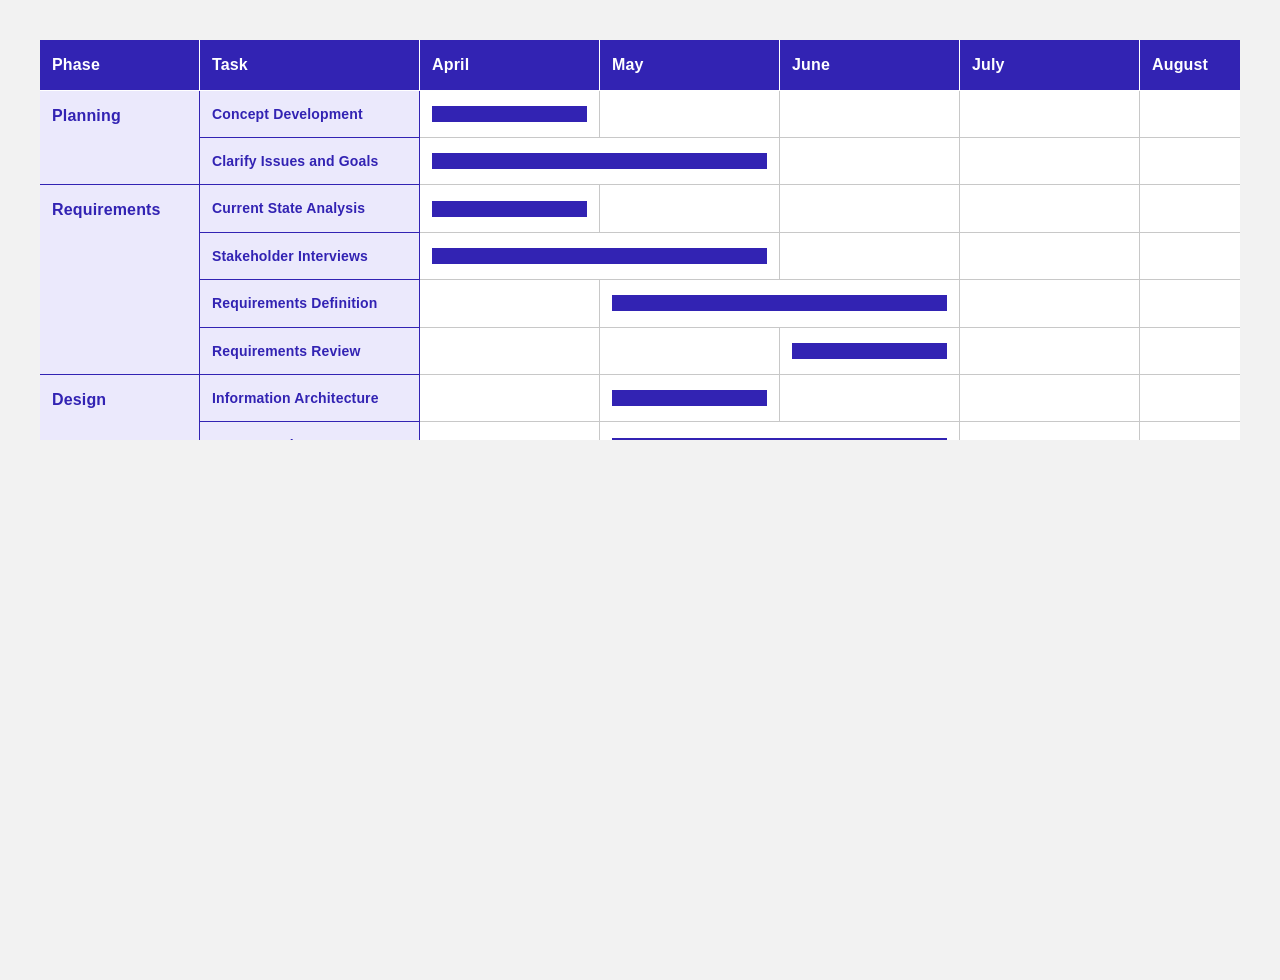
<file: demo/old/index.html>
<!doctype html>
<html lang="en">
  <head>
    <meta charset="UTF-8" />
    <meta name="viewport" content="width=device-width, initial-scale=1" />
    <title>demo - Project Timeline (Fixed Height)</title>
    <link rel="stylesheet" href="../common/css/base.css" />
    <link rel="stylesheet" href="css/style.css" />
  </head>
  <body>
    <main>
      <div class="table-scroll">
        <table>
          <thead>
            <tr>
              <th scope="col">Phase</th>
              <th scope="col">Task</th>
              <th scope="col">April</th>
              <th scope="col">May</th>
              <th scope="col">June</th>
              <th scope="col">July</th>
              <th scope="col">August</th>
              <th scope="col">September</th>
              <th scope="col">October</th>
            </tr>
          </thead>
          <tbody>
            <tr>
              <th scope="rowgroup" rowspan="2">Planning</th>
              <th scope="row">Concept Development</th>
              <td><span class="bar"></span></td>
              <td></td>
              <td></td>
              <td></td>
              <td></td>
              <td></td>
              <td></td>
            </tr>
            <tr>
              <th scope="row">Clarify Issues and Goals</th>
              <td colspan="2"><span class="bar"></span></td>
              <td></td>
              <td></td>
              <td></td>
              <td></td>
              <td></td>
            </tr>
          </tbody>
          <tbody>
            <tr>
              <th scope="rowgroup" rowspan="4">Requirements</th>
              <th scope="row">Current State Analysis</th>
              <td><span class="bar"></span></td>
              <td></td>
              <td></td>
              <td></td>
              <td></td>
              <td></td>
              <td></td>
            </tr>
            <tr>
              <th scope="row">Stakeholder Interviews</th>
              <td colspan="2"><span class="bar"></span></td>
              <td></td>
              <td></td>
              <td></td>
              <td></td>
              <td></td>
            </tr>
            <tr>
              <th scope="row">Requirements Definition</th>
              <td></td>
              <td colspan="2"><span class="bar"></span></td>
              <td></td>
              <td></td>
              <td></td>
              <td></td>
            </tr>
            <tr>
              <th scope="row">Requirements Review</th>
              <td></td>
              <td></td>
              <td><span class="bar"></span></td>
              <td></td>
              <td></td>
              <td></td>
              <td></td>
            </tr>
          </tbody>
          <tbody>
            <tr>
              <th scope="rowgroup" rowspan="4">Design</th>
              <th scope="row">Information Architecture</th>
              <td></td>
              <td><span class="bar"></span></td>
              <td></td>
              <td></td>
              <td></td>
              <td></td>
              <td></td>
            </tr>
            <tr>
              <th scope="row">Screen Design</th>
              <td></td>
              <td colspan="2"><span class="bar"></span></td>
              <td></td>
              <td></td>
              <td></td>
              <td></td>
            </tr>
            <tr>
              <th scope="row">UI Design</th>
              <td></td>
              <td></td>
              <td colspan="2"><span class="bar"></span></td>
              <td></td>
              <td></td>
              <td></td>
            </tr>
            <tr>
              <th scope="row">API Design</th>
              <td></td>
              <td></td>
              <td colspan="2"><span class="bar"></span></td>
              <td></td>
              <td></td>
              <td></td>
            </tr>
          </tbody>
          <tbody>
            <tr>
              <th scope="rowgroup" rowspan="5">Development</th>
              <th scope="row">Development Environment Setup</th>
              <td></td>
              <td></td>
              <td><span class="bar"></span></td>
              <td></td>
              <td></td>
              <td></td>
              <td></td>
            </tr>
            <tr>
              <th scope="row">Frontend Development</th>
              <td></td>
              <td></td>
              <td></td>
              <td colspan="2"><span class="bar"></span></td>
              <td></td>
              <td></td>
            </tr>
            <tr>
              <th scope="row">API Development</th>
              <td></td>
              <td></td>
              <td></td>
              <td colspan="3"><span class="bar"></span></td>
              <td></td>
            </tr>
            <tr>
              <th scope="row">Data Migration</th>
              <td></td>
              <td></td>
              <td></td>
              <td></td>
              <td colspan="2"><span class="bar"></span></td>
              <td></td>
            </tr>
            <tr>
              <th scope="row">Code Review</th>
              <td></td>
              <td></td>
              <td></td>
              <td></td>
              <td></td>
              <td><span class="bar"></span></td>
              <td></td>
            </tr>
          </tbody>
          <tbody>
            <tr>
              <th scope="rowgroup" rowspan="4">Testing</th>
              <th scope="row">Unit Testing</th>
              <td></td>
              <td></td>
              <td></td>
              <td></td>
              <td></td>
              <td><span class="bar"></span></td>
              <td></td>
            </tr>
            <tr>
              <th scope="row">Integration Testing</th>
              <td></td>
              <td></td>
              <td></td>
              <td></td>
              <td></td>
              <td colspan="2"><span class="bar"></span></td>
            </tr>
            <tr>
              <th scope="row">Acceptance Testing</th>
              <td></td>
              <td></td>
              <td></td>
              <td></td>
              <td></td>
              <td></td>
              <td><span class="bar"></span></td>
            </tr>
            <tr>
              <th scope="row">Bug Fixes</th>
              <td></td>
              <td></td>
              <td></td>
              <td></td>
              <td></td>
              <td></td>
              <td><span class="bar"></span></td>
            </tr>
          </tbody>
          <tbody>
            <tr>
              <th scope="rowgroup" rowspan="3">Release</th>
              <th scope="row">Release Planning</th>
              <td></td>
              <td></td>
              <td></td>
              <td></td>
              <td></td>
              <td colspan="2"><span class="bar"></span></td>
            </tr>
            <tr>
              <th scope="row">Production Release</th>
              <td></td>
              <td></td>
              <td></td>
              <td></td>
              <td></td>
              <td></td>
              <td><span class="bar"></span></td>
            </tr>
            <tr>
              <th scope="row">Retrospective</th>
              <td></td>
              <td></td>
              <td></td>
              <td></td>
              <td></td>
              <td></td>
              <td><span class="bar"></span></td>
            </tr>
          </tbody>
        </table>
      </div>
    </main>
  </body>
</html>
</file>
<file: common/css/base.css>
:root {
  --color-background: #f2f2f2;
  --color-surface: #fff;
  --color-text: #222;
  --color-border: #c8c8c8;
  --color-heading: #3223b3;
  --z-index-sticky-row: 1;
  --z-index-sticky-corner: 2;
  --ease-expo-out: cubic-bezier(0.19, 1, 0.22, 1);
}

* {
  margin: 0;
  padding: 0;
}

body {
  font-size: 16px;
  font-family: "Helvetica Neue",
    Arial,
    "Hiragino Kaku Gothic ProN",
    "Hiragino Sans",
    "Noto Sans JP",
    sans-serif;
  line-height: 1.6;
  letter-spacing: 0.01em;
  background-color: var(--color-background);
  color: var(--color-text);
}
</file>
<file: 01/css/style.css>
main {
  max-width: 1200px;
  margin-inline: auto;
  padding: 40px 40px 80vh;

  h1 {
    margin-bottom: 40px;
    color: var(--color-heading);
    font-size: 42px;
  }

  .lead-text {
    margin-bottom: 24px;
  }

  .table-scroll {
    /* 横方向だけスクロールさせる */
    overflow: auto clip;

    table {
      width: max-content;
      border-collapse: separate;
      border-spacing: 0;
      table-layout: fixed;

      th,
      td {
        box-sizing: border-box;
        width: 180px;
        padding: 12px;
        border-right: 1px solid var(--color-border);
        border-bottom: 1px solid var(--color-border);
        background: var(--color-surface);
        text-align: left;
      }

      th {
        &:first-child {
          width: 160px;
        }

        &:nth-child(2) {
          width: 220px;
        }
      }

      thead {
        th {
          /* 列見出しを画面上部に固定 */
          position: sticky;
          top: 0;
          z-index: 2;

          &:first-child {
            left: 0;
            z-index: 5;
          }

          &:nth-child(2) {
            left: 160px;
            z-index: 4;
          }
        }
      }

      tbody {
        th[scope="rowgroup"] {
          /* 行見出しをテーブル左側に固定 */
          position: sticky;
          left: 0;
          z-index: 2;
          vertical-align: top;
        }

        th[scope="row"] {
          /* 行見出しをテーブル左側に固定 */
          position: sticky;
          left: 160px; /* 1セル分右側で固定させる */
          z-index: 1;
          font-size: 14px;
        }

        tr:hover {
          > th[scope="row"],
          > td {
            background-color: color-mix(in srgb, var(--color-heading) 8%, white);
          }
        }

        &:has(tr:hover) > tr:first-child > th[scope="rowgroup"] {
          background-color: color-mix(in srgb, var(--color-heading) 8%, white);
        }
      }

      .bar {
        display: block;
        height: 16px;
        background: var(--color-heading);
      }
    }
  }
}
</file>
<file: 02/css/style.css>
main {
  max-width: 1200px;
  margin-inline: auto;
  padding: 40px 40px 80vh;

  h1 {
    color: var(--color-heading);
    font-size: 42px;
    margin-bottom: 40px;
  }

  .lead-text {
    margin-bottom: 24px;
  }

  .table-scroll {
    /* 横方向だけスクロールさせる */
    overflow: auto clip;
    display: grid;
    grid-template-columns: max-content;
    container-type: scroll-state; /* スクロール状態を判定可能に */
    container-name: table-scroll; /* テーブルの参照名 */

    table {
      grid-area: 1 / 1;
      border-collapse: separate;
      border-spacing: 0;
      table-layout: fixed;
      width: max-content;

      th,
      td {
        box-sizing: border-box;
        min-width: 0;
        width: 256px;
        padding: 12px;
        border: 0;
        border-right: 1px solid var(--color-border);
        border-bottom: 1px solid var(--color-border);
        background-color: var(--color-surface);
        text-align: left;
        vertical-align: top;
      }

      th {
        &:first-child {
          width: 156px;
        }
      }

      thead {
        /* 列見出しを上部に固定 */
        position: sticky;
        top: 0;
        z-index: var(--z-index-sticky-corner);
        container-type: scroll-state; /* スクロール状態を判定可能に */
        container-name: column-heading; /* 列見出しの参照名 */

        th {
          position: relative;
          border-top: 1px solid var(--color-border);

          &::after {
            content: "";
            position: absolute;
            inset: auto -1px -9px 0;
            height: 8px;
            background: linear-gradient(to bottom, rgb(0 0 0 / 18%), transparent);
            pointer-events: none;
            opacity: 0;
            transition: opacity 0.3s var(--ease-expo-out);
          }

          &:first-child {
            position: sticky;
            left: 0;
            z-index: var(--z-index-sticky-corner);
            border-left: 1px solid var(--color-border);
            container-type: scroll-state; /* スクロール状態を判定可能に */
            container-name: row-heading; /* 行見出しの参照名 */
          }

          &:not(:first-child) {
            font-size: 28px;
            transition: font-size 0.3s var(--ease-expo-out);
          }

          .country-heading {
            display: flex;
            align-items: center;
            /* 文字の縮小で高さが変わり、スクロール位置が補正されるのを防ぐ */
            min-height: 45px;

            .country-flag {
              display: grid;
              grid-template-columns: 0fr;
              transition: grid-template-columns 0.3s var(--ease-expo-out);

              > span {
                min-width: 0;
                overflow: clip;

                img {
                  display: block;
                  width: 28px;
                  height: 20px;
                  margin-right: 8px;
                  object-fit: contain;
                }
              }
            }
          }

          /* 上見出しが上端に固定されている場合 */
          @container column-heading scroll-state(stuck: top) {
            &::after {
              opacity: 1;
            }

            &:not(:first-child) {
              font-size: 18px;
            }

            .country-heading {
              .country-flag {
                grid-template-columns: 1fr;
              }
            }
          }
        }
      }

      tbody {
        th {
          /* 行見出しを左側に固定 */
          position: sticky;
          left: 0;
          z-index: var(--z-index-sticky-row);
          border-left: 1px solid var(--color-border);
          container-type: scroll-state; /* スクロール状態を判定可能に */
          container-name: row-heading; /* 行見出しの参照名 */
        }

        td {
          ul {
            padding-left: 1.25em;
          }

          figure {
            img {
              display: block;
              width: 100%;
              height: auto;
            }

            figcaption {
              margin-top: 8px;
            }
          }
        }

        .flag-row {
          img {
            display: block;
            width: 100%;
            height: 158px;
            object-fit: contain;
          }
        }

        .attraction-row {
          img {
            width: 100%;
            height: 358px;
            object-fit: cover;
          }
        }

        .dish-row {
          img {
            width: 100%;
            height: 158px;
            object-fit: cover;
          }
        }
      }

      .row-heading {
        /* 境界で影が途切れないよう、外側へ向かうグラデーションを使う */
        &::after {
          content: "";
          position: absolute;
          inset: -1px -9px -1px auto;
          width: 8px;
          background: linear-gradient(to right, rgb(0 0 0 / 18%), transparent);
          pointer-events: none;
          opacity: 0;
          transition: opacity 0.3s var(--ease-expo-out);
        }

        /* 行見出しが左端に固定されている場合 */
        @container row-heading scroll-state(stuck: left) {
          &::after {
            opacity: 1;
          }
        }
      }
    }

    /* テーブルと同じ領域に重ね、表示範囲の右端へ追従させる */
    .scroll-shadow {
      grid-area: 1 / 1;
      justify-self: end;
      position: sticky;
      right: 0;
      z-index: calc(var(--z-index-sticky-corner) + 1);
      width: 8px;
      background: linear-gradient(to left, rgb(0 0 0 / 18%), transparent);
      pointer-events: none;
      opacity: 0;
      transition: opacity 0.3s var(--ease-expo-out);

      /* 右方向にまだスクロールできる場合 */
      @container table-scroll scroll-state(scrollable: right) {
        opacity: 1;
      }
    }
  }
}
</file>
<file: demo/common/css/base.css>
:root {
  --color-background: #f2f2f2;
  --color-surface: #fff;
  --color-text: #222;
  --color-border: #c8c8c8;
  --color-primary: #3223b3;
  --color-secondary: #EBE9FC;
  --z-index-sticky-row: 1;
  --z-index-sticky-corner: 2;
  --ease-expo-out: cubic-bezier(0.19, 1, 0.22, 1);
}

* {
  margin: 0;
  padding: 0;
}

body {
  font-size: 16px;
  font-family:
    "Helvetica Neue", Arial, "Hiragino Kaku Gothic ProN", "Hiragino Sans", "Noto Sans JP",
    sans-serif;
  overflow-wrap: anywhere; /* 収まらない場合に折り返す */
  word-break: normal; /* 単語の分割はデフォルトに依存 */
  line-break: strict; /* 禁則処理を厳格に適用 */
  line-height: 1.6;
  letter-spacing: 0.01em;
  background-color: var(--color-background);
  color: var(--color-text);
}
</file>
<file: demo/01/css/style.css>
main {
  max-width: 1200px;
  margin-inline: auto;
  padding: 40px 40px 60vh;

  /* トグルボタン */
  .control {
    display: flex;
    align-items: baseline;
    flex-wrap: wrap;
    gap: 20px;
    margin-bottom: 40px;
    .toggle {
      position: relative;
      width: fit-content;
      border: 1px solid var(--color-primary);
      border-radius: 100vmax;
      background: var(--color-surface);
      &:after {
        content: "";
        position: absolute;
        inset: anchor(--checked start);
        inline-size: anchor-size(--checked inline);
        block-size: anchor-size(--checked block);
        border-radius: 100vmax;
        background: var(--color-primary);
        pointer-events: none;
        transition-duration: 0.3s;
        transition-property: inset, inline-size, block-size;
        transition-timing-function: var(--ease-expo-out);
      }

      .toggle-inner {
        position: relative;
        z-index: 1;
        display: flex;
        padding: 8px 16px;

        label {
          cursor: pointer;
          input {
            display: none;
          }
          span {
            display: inline-block;
            padding: 4px 16px;
            font-size: 18px;
            font-weight: bold;
            transition: color 0.3s var(--ease-expo-out);
          }
          &:has(input:checked) {
            anchor-name: --checked;
            color: var(--color-surface);
          }
        }
      }
    }

    > p {
      font-size: 28px;
      font-weight: bold;
      position: relative;
      width: fit-content;
      &:before {
        content: '';
        background: url(../../common/images/icon-notice.svg) center / contain no-repeat;
        height: 18px;
        width: 18px;
        position: absolute;
        top: -2px;
        right: -18px;
      }
    }

    &:has(input[value="hidden"]:checked) {
      & > p {
        opacity: 0.5;
        text-decoration: line-through;
        &:before {
          content: none;
        }
      }
    }
  }

  /* 工程表 */
  &:has(input[value="clip"]:checked) {
    .table-scroll {
      overflow: auto clip; /* 横方向だけスクロールさせる */
    }
  }

  &:has(input[value="hidden"]:checked) {
    .table-scroll {
      overflow: auto hidden; /* 縦方向もスクロールコンテナーとして認識される */
    }
  }

  .table-scroll {
    table {
      width: max-content;
      border-collapse: separate;
      border-spacing: 0;
      table-layout: fixed;

      th,
      td {
        box-sizing: border-box;
        width: 180px;
        padding: 12px;
        border-right: 1px solid var(--color-border);
        border-bottom: 1px solid var(--color-border);
        background: var(--color-surface);
        text-align: left;
      }

      th {
        border-color: var(--color-primary);
        background: var(--color-secondary);
        color: var(--color-primary);

        &:first-child {
          width: 160px;
        }

        &:nth-child(2) {
          width: 220px;
        }
      }

      thead {
        th {
          border-color: var(--color-surface);
          background: var(--color-primary);
          color: var(--color-surface);
          /* 列見出しを画面上部に固定 */
          position: sticky;
          top: 0;
          z-index: 2;

          &:first-child {
            left: 0;
            z-index: 5;
          }

          &:nth-child(2) {
            left: 160px;
            z-index: 4;
          }
        }
      }

      tbody {
        th[scope="rowgroup"] {
          position: sticky; /* 行見出しをテーブル左側に固定 */
          left: 0;
          z-index: 2;
          vertical-align: top;
        }

        th[scope="row"] {
          position: sticky; /* 行見出しをテーブル左側に固定 */
          left: 160px; /* 1セル分右側で固定させる */
          z-index: 1;
          font-size: 14px;
        }

        tr:hover {
          > td {
            background-color: color-mix(in srgb, var(--color-primary) 8%, white);
          }
        }
      }

      .bar {
        display: block;
        height: 16px;
        background: var(--color-primary);
      }
    }
  }
}

@media (width < 768px) {
  main {
    .toggle {
      border-radius: 20px;
      .toggle-inner {
        flex-direction: column;
      }
    }

    .table-scroll table {
      th,
      td {
        width: 140px;
      }

      th {
        &:first-child {
          width: 120px;
        }

        &:nth-child(2) {
          width: 180px;
        }
      }

      thead {
        th {
          &:nth-child(2) {
            left: auto;
            z-index: 2;
          }
        }
      }

      tbody {
        th[scope="row"] {
          position: static;
          left: auto;
          z-index: auto;
        }
      }
    }
  }
}
</file>
<file: demo/02/css/style.css>
main {
  max-width: 1200px;
  margin-inline: auto;
  padding: 40px 40px 60vh;

  .table-scroll {
    overflow: auto clip; /* 横方向だけスクロールさせる */
    display: grid;
    grid-template-columns: max-content;
    container-type: scroll-state; /* スクロール状態を判定可能に */
    container-name: table-scroll; /* テーブルの参照名 */

    table {
      grid-area: 1 / 1;
      border-collapse: separate;
      border-spacing: 0;
      table-layout: fixed;
      width: max-content;

      th,
      td {
        box-sizing: border-box;
        min-width: 0;
        width: 256px;
        padding: 12px;
        border: 0;
        border-right: 1px solid var(--color-border);
        border-bottom: 1px solid var(--color-border);
        background-color: var(--color-surface);
        text-align: left;
        vertical-align: top;
      }

      th {
        &:first-child {
          width: 156px;
        }
      }

      thead {
        position: sticky; /* 列見出しを上部に固定 */
        top: 0;
        z-index: var(--z-index-sticky-corner);
        container-type: scroll-state; /* スクロール状態を判定可能に */
        container-name: column-heading; /* 列見出しの参照名 */

        th {
          position: relative;
          border-top: 1px solid var(--color-border);

          &::after {
            content: "";
            position: absolute;
            inset: auto -1px -9px 0;
            height: 8px;
            background: linear-gradient(to bottom, rgb(0 0 0 / 18%), transparent);
            pointer-events: none;
            opacity: 0;
            transition: opacity 0.3s var(--ease-expo-out);
          }

          &:first-child {
            position: sticky;
            left: 0;
            z-index: var(--z-index-sticky-corner);
            border-left: 1px solid var(--color-border);
            container-type: scroll-state; /* スクロール状態を判定可能に */
            container-name: row-heading; /* 行見出しの参照名 */
          }

          &:not(:first-child) {
            font-size: 28px;
            transition: font-size 0.3s var(--ease-expo-out);
          }

          .country-heading {
            display: flex;
            align-items: center;
            /* 文字の縮小で高さが変わり、スクロール位置が補正されるのを防ぐ */
            min-height: 45px;

            .country-flag {
              display: grid;
              grid-template-columns: 0fr;
              transition: grid-template-columns 0.3s var(--ease-expo-out);

              > span {
                min-width: 0;
                overflow: clip;

                img {
                  display: block;
                  width: 28px;
                  height: 20px;
                  margin-right: 8px;
                  object-fit: contain;
                }
              }
            }
          }

          /* 上見出しが上端に固定されている場合 */
          @container column-heading scroll-state(stuck: top) {
            &::after {
              opacity: 1;
            }

            &:not(:first-child) {
              font-size: 18px;
            }

            .country-heading {
              .country-flag {
                grid-template-columns: 1fr;
              }
            }
          }
        }
      }

      tbody {
        th {
          /* 行見出しを左側に固定 */
          position: sticky;
          left: 0;
          z-index: var(--z-index-sticky-row);
          border-left: 1px solid var(--color-border);
          container-type: scroll-state; /* スクロール状態を判定可能に */
          container-name: row-heading; /* 行見出しの参照名 */
        }

        td {
          ul {
            padding-left: 1.25em;
          }

          figure {
            img {
              display: block;
              width: 100%;
              height: auto;
            }

            figcaption {
              margin-top: 8px;
            }
          }
        }

        .flag-row {
          img {
            display: block;
            width: 100%;
            height: 158px;
            object-fit: contain;
          }
        }

        .attraction-row {
          img {
            width: 100%;
            height: 358px;
            object-fit: cover;
          }
        }

        .dish-row {
          img {
            width: 100%;
            height: 158px;
            object-fit: cover;
          }
        }
      }

      /* thead内のth要素にも干渉するため、tbodyの外側で指定 */
      .row-heading {
        /* 境界で影が途切れないよう、外側へ向かうグラデーションを使う */
        &::after {
          content: "";
          position: absolute;
          inset: -1px -9px -1px auto;
          width: 8px;
          background: linear-gradient(to right, rgb(0 0 0 / 18%), transparent);
          pointer-events: none;
          opacity: 0;
          transition: opacity 0.3s var(--ease-expo-out);
        }

        /* 行見出しが左端に固定されている場合 */
        @container row-heading scroll-state(stuck: left) {
          &::after {
            opacity: 1;
          }
        }
      }
    }

    /* テーブル右側 スクロール領域が存在する際に表示する影 */
    /* テーブルと同じ領域に重ね、表示範囲の右端へ追従させる */
    .scroll-shadow {
      grid-area: 1 / 1;
      justify-self: end;
      position: sticky;
      right: 0;
      z-index: calc(var(--z-index-sticky-corner) + 1);
      width: 8px;
      background: linear-gradient(to left, rgb(0 0 0 / 18%), transparent);
      pointer-events: none;
      opacity: 0;
      transition: opacity 0.3s var(--ease-expo-out);

      /* 右方向にまだスクロールできる場合 */
      @container table-scroll scroll-state(scrollable: right) {
        opacity: 1;
      }
    }
  }
}

@media (width < 768px) {
  main .table-scroll table {
    th {
      &:first-child {
        width: 120px;
      }
    }
  }
}
</file>
<file: demo/old/css/style.css>
main {
  max-width: 1200px;
  margin-inline: auto;
  padding: 40px 40px 60vh;

  /* tableのスタイル */
  .table-scroll {
    height: 400px; /* 高さを指定して、枠内を縦スクロールできるようにする */
    overflow-x: auto; /* 横スクロールを有効にする */

    table {
      width: max-content;
      border-collapse: separate;
      border-spacing: 0;
      table-layout: fixed;

      th,
      td {
        box-sizing: border-box;
        width: 180px;
        padding: 12px;
        border-right: 1px solid var(--color-border);
        border-bottom: 1px solid var(--color-border);
        background: var(--color-surface);
        text-align: left;
      }

      th {
        border-color: var(--color-primary);
        background: var(--color-secondary);
        color: var(--color-primary);

        &:first-child {
          width: 160px;
        }

        &:nth-child(2) {
          width: 220px;
        }
      }

      thead {
        th {
          border-color: var(--color-surface);
          background: var(--color-primary);
          color: var(--color-surface);
          position: sticky; /* 列見出しをスクロール枠の上端に固定 */
          top: 0;
          z-index: 2;

          &:first-child {
            left: 0;
            z-index: 5;
          }

          &:nth-child(2) {
            left: 160px;
            z-index: 4;
          }
        }
      }

      tbody {
        th[scope="rowgroup"] {
          position: sticky; /* 行見出しをテーブル左側に固定 */
          left: 0;
          z-index: 2;
          vertical-align: top;
        }

        th[scope="row"] {
          position: sticky; /* 行見出しをテーブル左側に固定 */
          left: 160px; /* 1セル分右側で固定させる */
          z-index: 1;
          font-size: 14px;
        }

        tr:hover {
          > td {
            background-color: color-mix(in srgb, var(--color-primary) 8%, white);
          }
        }
      }

      .bar {
        display: block;
        height: 16px;
        background: var(--color-primary);
      }
    }
  }
}

@media (width < 768px) {
  main .table-scroll table {
    th,
    td {
      width: 140px;
    }

    th {
      &:first-child {
        width: 120px;
      }

      &:nth-child(2) {
        width: 180px;
      }
    }

    thead {
      th {
        &:nth-child(2) {
          left: auto;
          z-index: 2;
        }
      }
    }

    tbody {
      th[scope="row"] {
        position: static;
        left: auto;
        z-index: auto;
      }
    }
  }
}
</file>
